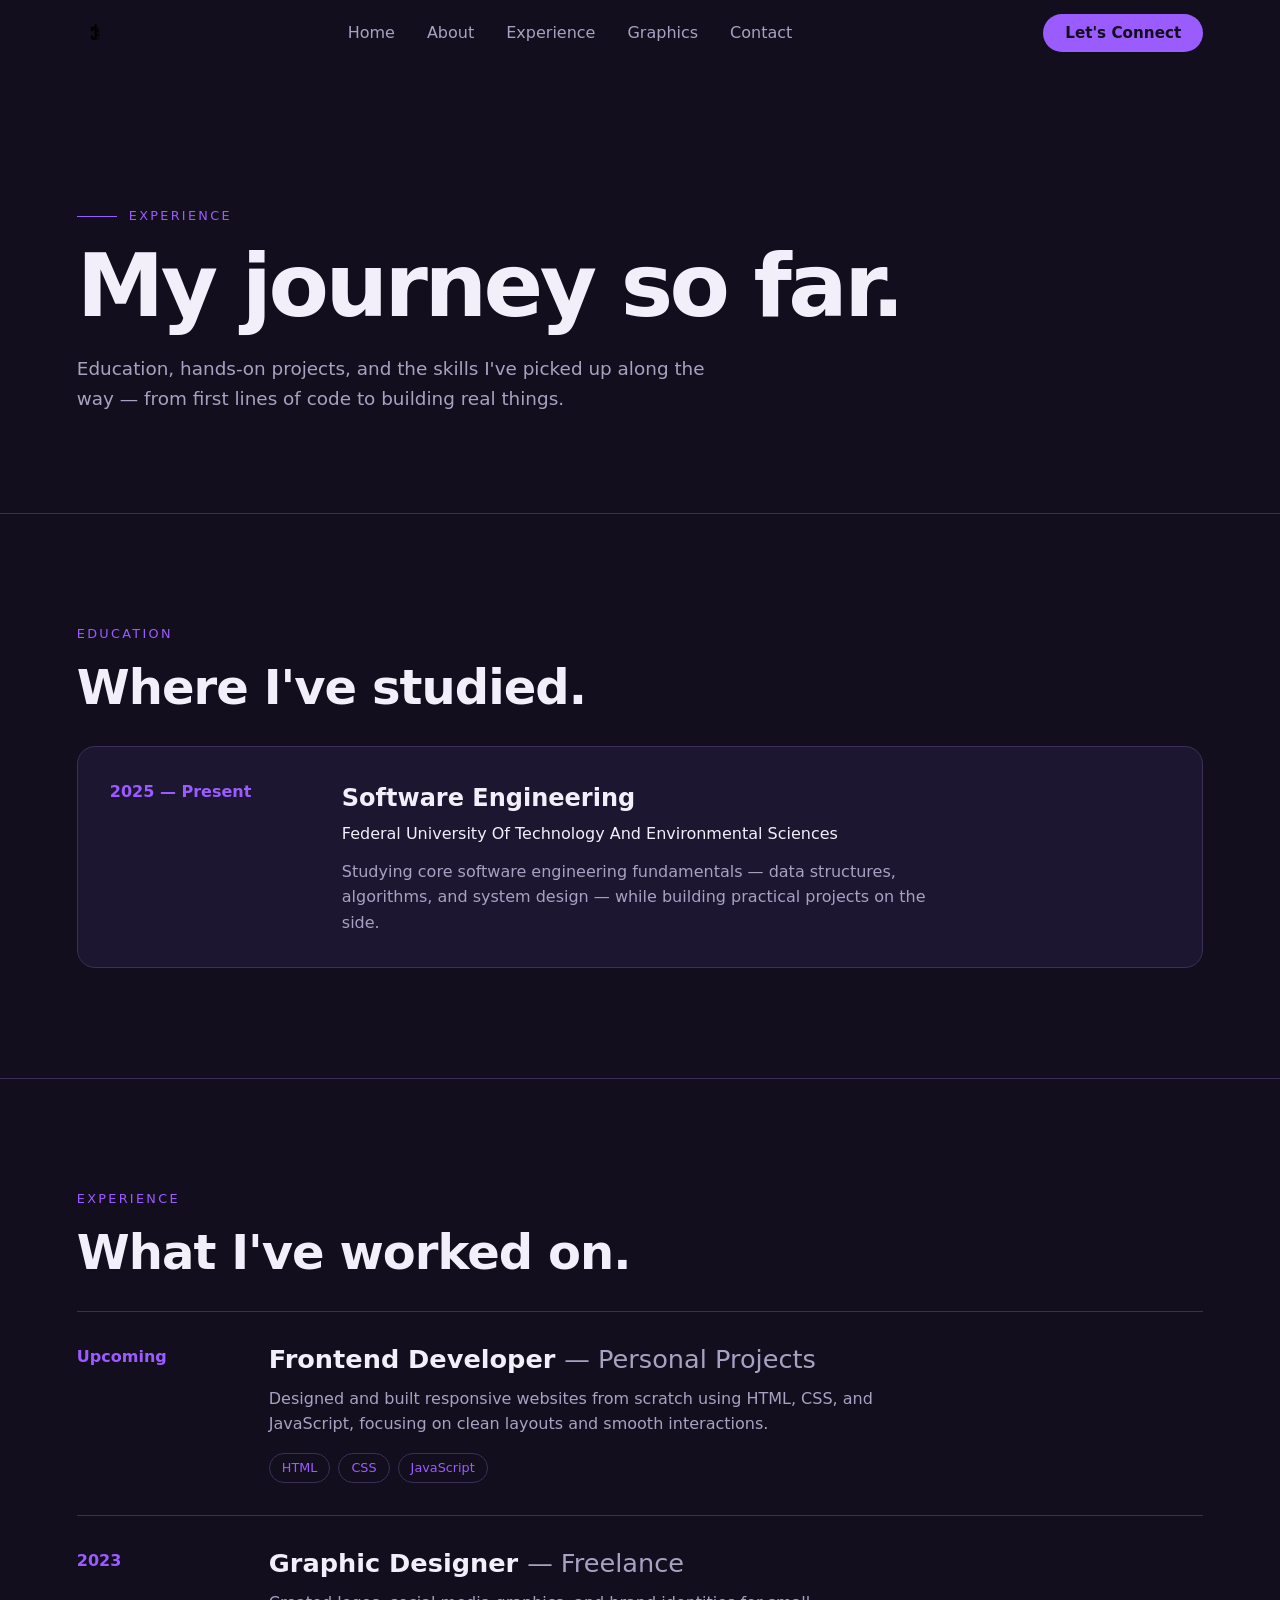
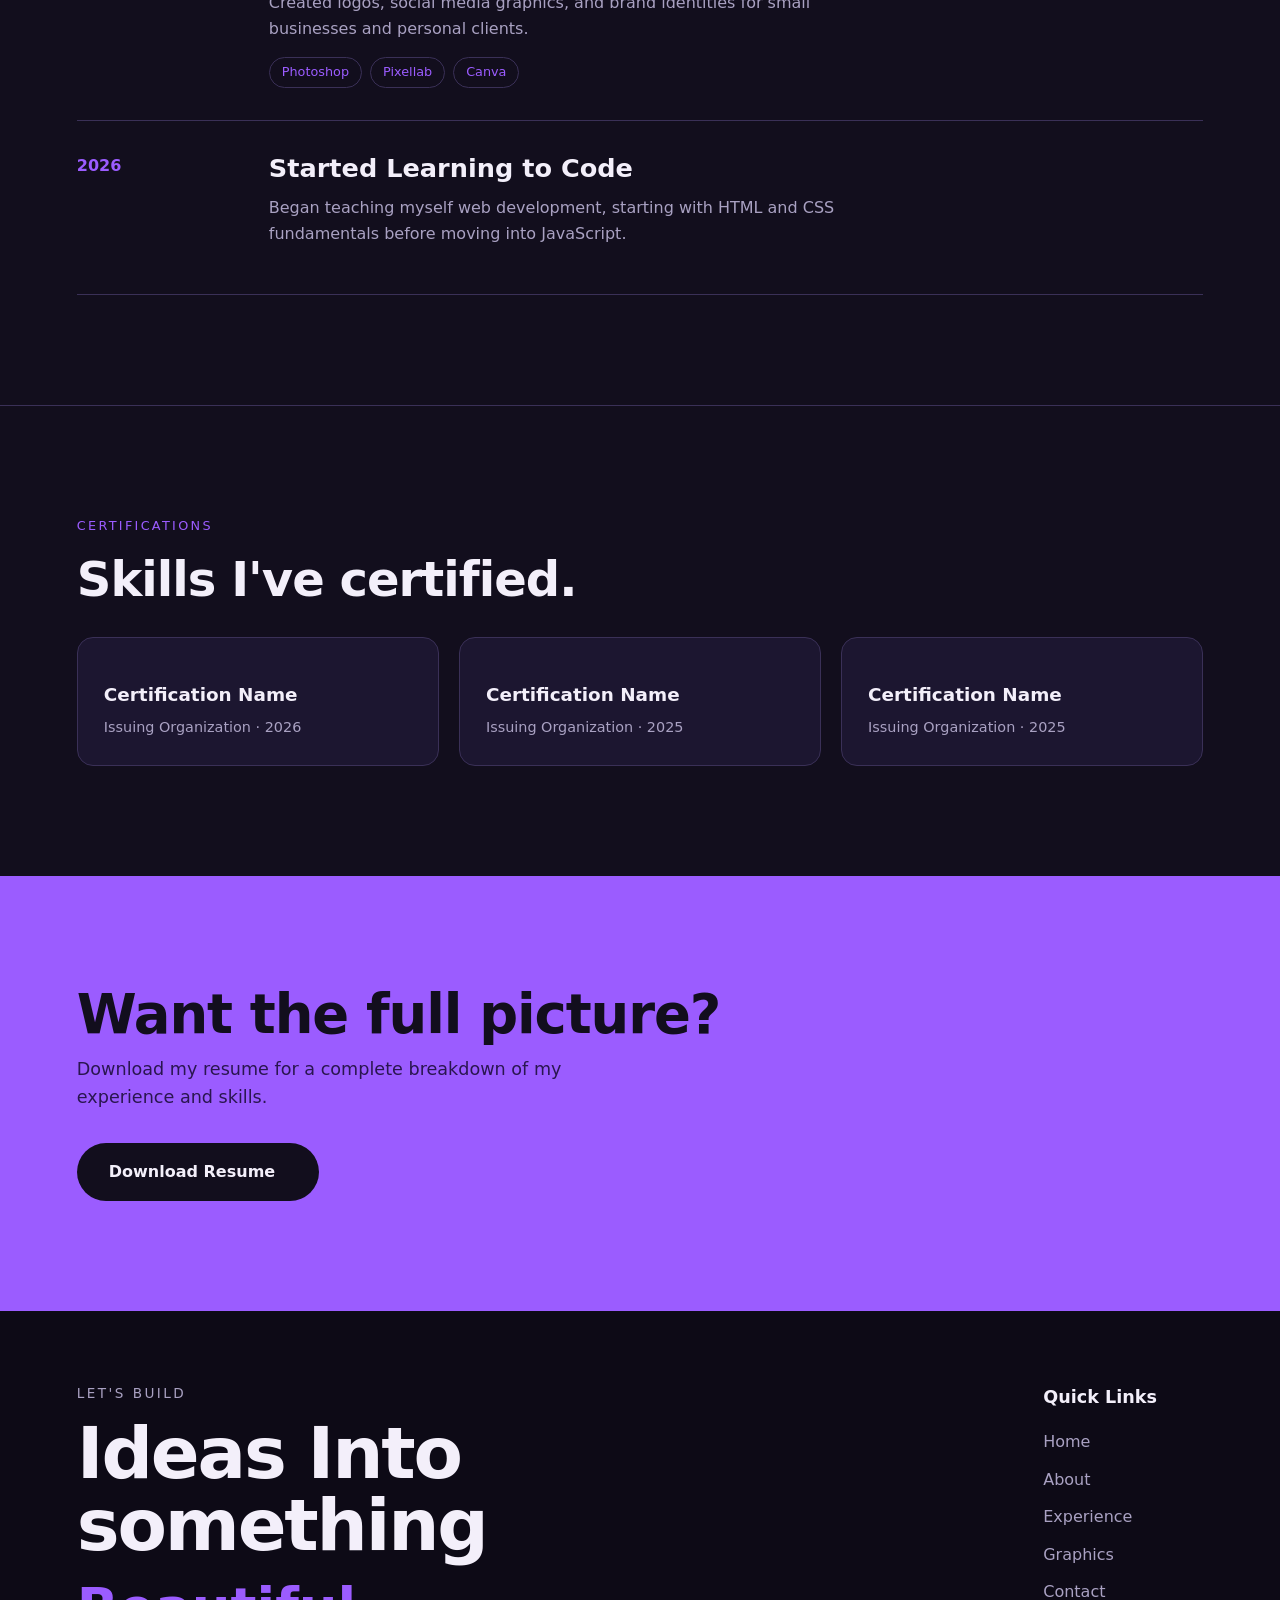
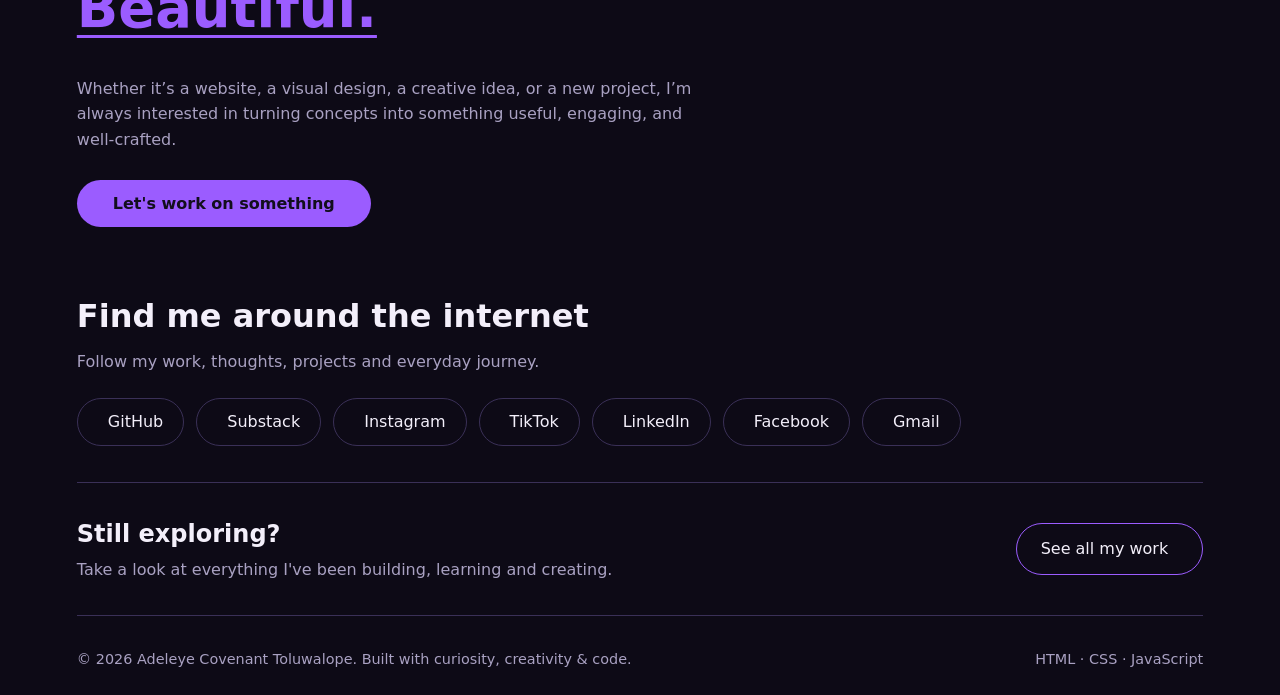
<file: Experience.html>
<!DOCTYPE html>
<html lang="en">
<head>
    <meta charset="UTF-8">
    <meta name="viewport" content="width=, initial-scale=1.0">
    <title>Experience</title>
    <link rel="stylesheet" href="style2.css">
</head>
<body>
      <header>
        <nav class="navigation">
            <div class="logo">
                <a href="index.html"><img src="images\covnify.png" alt="covnify logo"></a>
            </div>
            <div class="menu_bar">
                <div id="home">
                    <a href="index.html">Home</a>
                </div>
                <div id="about">
                    <a href="about.html">About</a>
                </div>
                <div id="experience">
                    <a href="Experience.html">Experience</a>
                </div>
                <div id="graphics">
                    <a href="graphics.html">Graphics</a>
                </div>
                <div id="contact"> 
                    <a href="contact.html">Contact</a>
                </div>
            </div>
            <div class="moon">
                <button class="menu_toggle" id="menuToggle" aria-label="Toggle menu"></button>
                <div><i class="fa-regular fa-moon"></i></div>
                <div class="cont">
                    <a href="contact.html"><button>Let's Connect</button></a>
                </div>
            </div>
        </nav>
    </header>

        <!-- EXPERIENCE HERO -->
    <section class="exp_hero">
        <p class="label"><span class="line"></span> EXPERIENCE</p>
        <h1>My journey so far.</h1>
        <p class="exp_hero_sub">
            Education, hands-on projects, and the skills I've picked up
            along the way — from first lines of code to building real things.
        </p>
    </section>

    <!-- EDUCATION -->
    <section class="edu_section">
        <p class="label">EDUCATION</p>
        <h2>Where I've studied.</h2>

        <div class="edu_card">
            <div class="edu_year">2025 — Present</div>
            <div class="edu_details">
                <h3>Software Engineering</h3>
                <p class="edu_school">Federal University Of Technology And Environmental Sciences</p>
                <p>Studying core software engineering fundamentals — data structures, algorithms, and system design — while building practical projects on the side.</p>
            </div>
        </div>
    </section>

    <!-- WORK / PROJECT EXPERIENCE -->
    <section class="work_exp_section">
        <p class="label">EXPERIENCE</p>
        <h2>What I've worked on.</h2>

        <div class="exp_timeline">
            <div class="exp_item">
                <div class="exp_date">Upcoming</div>
                <div class="exp_content">
                    <h3>Frontend Developer <span>— Personal Projects</span></h3>
                    <p>Designed and built responsive websites from scratch using HTML, CSS, and JavaScript, focusing on clean layouts and smooth interactions.</p>
                    <div class="tech_tags">
                        <span>HTML</span>
                        <span>CSS</span>
                        <span>JavaScript</span>
                    </div>
                </div>
            </div>

            <div class="exp_item">
                <div class="exp_date">2023</div>
                <div class="exp_content">
                    <h3>Graphic Designer <span>— Freelance</span></h3>
                    <p>Created logos, social media graphics, and brand identities for small businesses and personal clients.</p>
                    <div class="tech_tags">
                        <span>Photoshop</span>
                        <span>Pixellab</span>
                        <span>Canva</span>
                    </div>
                </div>
            </div>

            <div class="exp_item">
                <div class="exp_date">2026</div>
                <div class="exp_content">
                    <h3>Started Learning to Code</h3>
                    <p>Began teaching myself web development, starting with HTML and CSS fundamentals before moving into JavaScript.</p>
                </div>
            </div>
        </div>
    </section>

    <!-- CERTIFICATIONS -->
    <section class="cert_section">
        <p class="label">CERTIFICATIONS</p>
        <h2>Skills I've certified.</h2>

        <div class="cert_grid">
            <div class="cert_card">
                <i class="fa-solid fa-certificate"></i>
                <h3>Certification Name</h3>
                <p class="cert_issuer">Issuing Organization · 2026</p>
            </div>
            <div class="cert_card">
                <i class="fa-solid fa-certificate"></i>
                <h3>Certification Name</h3>
                <p class="cert_issuer">Issuing Organization · 2025</p>
            </div>
            <div class="cert_card">
                <i class="fa-solid fa-certificate"></i>
                <h3>Certification Name</h3>
                <p class="cert_issuer">Issuing Organization · 2025</p>
            </div>
        </div>
    </section>

    <!-- RESUME CTA -->
    <section class="resume_cta">
        <h2>Want the full picture?</h2>
        <p>Download my resume for a complete breakdown of my experience and skills.</p>
        <a href="resume.pdf" class="cta_btn" download>Download Resume <i class="fa-solid fa-download"></i></a>
    </section>

    <!-- reuse your existing footer from home.html here -->


     <footer>
        <div>
        <div class="text">
            <p class="tag">LET'S BUILD </p>
            <h1>Ideas Into</h1>
            <h1>something</h1>
            <h2><u>Beautiful.</u></h2>
            <p>Whether it’s a website, a visual design,
                 a creative idea, or a new project, 
                 I’m always interested in turning concepts 
                 into something useful, engaging, and well-crafted.</p>
            <a target="_blank" class="mail" href="mailto:covnifygraphics@gmail.com"><button><i class="fa-solid fa-envelope"></i>  Let's work on something <i class="fa-solid fa-circle-arrow-right"></i></button></a>
        </div>
        <div class="q_links">
                    <h3>Quick Links</h3>
                    <a href="index.html">Home</a>
                    <a href="about.html">About</a>
                    <a href="Experience.html">Experience</a>
                    <a href="graphics.html">Graphics</a>
                    <a href="contact.html">Contact</a>
        </div>
        </div>

        <div class="social_med">
        <h2>Find me around the internet</h2>
        <p>Follow my work, thoughts, projects and everyday journey.</p>
        </div>
        <div class="social_links">
            <a href="https://github.com/covnify-spec" target="_blank">
                <i class="fa-brands fa-github"></i> GitHub
            </a>
            <a href="https://substack.com/@covenantadeleye" target="_blank">
                <i class="fa-solid fa-book"></i> Substack
            </a>
            <a href="https://instagram.com/covn_ify_graphics" target="_blank">
                <i class="fa-brands fa-instagram"></i> Instagram
            </a>
            <a href="https://tiktok.com/@covnify_graphics" target="_blank">
                <i class="fa-brands fa-tiktok"></i> TikTok
            </a>
            <a href="https://linkedin.com/in/covenant-adeleye" target="_blank">
                <i class="fa-brands fa-linkedin-in"></i> LinkedIn
            </a>
            <a href="https://facebook.com/covnifygraphics" target="_blank">
                <i class="fa-brands fa-facebook-f"></i> Facebook
            </a>
            <a href="mailto:covnifygraphics@gmail.com">
                <i class="fa-solid fa-envelope"></i> Gmail
            </a>
        </div>

        <hr>

        <div class="explore_row">
            <div>
                <h2>Still exploring?</h2>
                <p>Take a look at everything I've been building, learning and creating.</p>
            </div>
            <a href="graphics.html" class="explore_btn" target="_blank">
                See all my work <i class="fa-solid fa-arrow-up-right-from-square"></i>
            </a>
        </div>
    </div>

     <hr>

     <div class="last_part">
        <p>© 2026 Adeleye Covenant Toluwalope. Built with curiosity, creativity & code.</p>
        <p>HTML · CSS · JavaScript</p>
     </div>
    </footer>
</body>
</html>
</file>
<file: style2.css>
/* =====================================================
   COVENANT ADELEYE - HOME PAGE
   Sections: 1 Base | 2 Nav | 3 Hero | 4 About | 5 What I do
             6 Work | 7 Statements | 8 Contact | 9 Footer
   ===================================================== */

/* ---------- 1. BASE ---------- */
:root {
  --ink: #120e1d;          /* page background */
  --panel: #1c1630;        /* cards */
  --line: #3a3057;         /* borders and dividers */
  --text: #f3effa;         /* main text */
  --muted: #a9a1c2;        /* secondary text */
  --violet: #9b5cff;       /* the one accent colour */
  --violet-deep: #5b2bc4;  /* glow and hard shadow */

  /* side padding: 6% on small screens, centres content at 1200px on big ones */
  --gutter: max(6%, calc((100% - 1200px) / 2));
}

* {
  box-sizing: border-box;
}

html {
  scroll-behavior: smooth;
}

body {
  margin: 0;
  background: var(--ink);
  color: var(--text);
  font-family: "Space Grotesk", system-ui, sans-serif;
  line-height: 1.6;
}

img {
  max-width: 100%;
  display: block;
}

a {
  color: inherit;
}

button {
  font-family: inherit;
  cursor: pointer;
}

a:focus-visible,
button:focus-visible {
  outline: 2px solid var(--violet);
  outline-offset: 3px;
}

/* shared small heading label (ABOUT, WHAT I DO, ...) */
.label {
  display: flex;
  align-items: center;
  gap: 12px;
  margin: 0 0 16px;
  font-size: 0.8rem;
  font-weight: 500;
  letter-spacing: 0.18em;
  color: var(--violet);
}

.label .line {
  display: inline-block;
  width: 40px;
  height: 1px;
  background: currentColor;
}

/* shared section spacing and big headings */
.second_section,
.third_section,
.four_section,
.fifth_section,
.sixth_section {
  padding: clamp(64px, 10vw, 120px) var(--gutter);
}

.second_section h1,
.third_section h1,
.four_section h1,
.sixth_section h1 {
  margin: 0 0 32px;
  font-size: clamp(2rem, 5vw, 3.6rem);
  line-height: 1.05;
  letter-spacing: -0.02em;
}

/* ---------- 2. NAV ---------- */
.nav_bar {
  position: sticky;
  top: 0;
  z-index: 50;
  background: rgba(18, 14, 29, 0.85);
  backdrop-filter: blur(12px);
  border-bottom: 1px solid var(--line);
}

.navigation {
  position: relative;
  display: flex;
  align-items: center;
  gap: 24px;
  padding: 14px var(--gutter);
}

.logo img {
  height: 38px;
  width: auto;
}

.menu_bar {
  display: flex;
  gap: 32px;
  margin-inline: auto;
}

.menu_bar a {
  text-decoration: none;
  color: var(--muted);
  transition: color 0.2s;
}

.menu_bar a:hover {
  color: var(--text);
}

.moon {
  display: flex;
  align-items: center;
  gap: 18px;
}

.moon .fa-moon {
  color: var(--muted);
  font-size: 1.1rem;
}

.cont a {
  text-decoration: none;
}

.cont button {
  padding: 10px 22px;
  border: none;
  border-radius: 999px;
  background: var(--violet);
  color: var(--ink);
  font-size: 0.95rem;
  font-weight: 600;
  transition: background 0.2s;
}

.cont button:hover {
  background: var(--text);
}

/* hamburger: hidden on desktop */
.menu_toggle {
  display: none;
  padding: 6px;
  border: none;
  background: none;
  color: var(--text);
  font-size: 1.5rem;
}

/* ---------- 3. HERO ---------- */
.Hero_section {
  display: grid;
  grid-template-columns: minmax(0, 1.25fr) minmax(0, 1fr);
  gap: 56px;
  align-items: center;
  min-height: calc(100svh - 70px);
  padding: 60px var(--gutter);
}

.Hero_section .text h1,
.Hero_section .text h2 {
  margin: 0;
  font-size: clamp(3.2rem, 9vw, 7.5rem);
  line-height: 0.92;
  letter-spacing: -0.04em;
  overflow-wrap: anywhere;
}

/* first name solid, second name outlined */
.Hero_section .text h2 {
  margin-bottom: 28px;
  color: transparent;
  -webkit-text-stroke: 2px var(--violet);
}

.Hero_section .text > p:first-of-type {
  margin: 0;
  font-size: 1.1rem;
  color: var(--muted);
}

.Hero_section .text strong {
  color: var(--violet);
}

.Hero_section .text h3 {
  margin: 36px 0 4px;
  font-size: clamp(1.4rem, 3vw, 2rem);
  line-height: 1.2;
}

.Hero_section .text h4 {
  margin: 0 0 24px;
  font-size: 1.1rem;
  font-weight: 400;
  color: var(--muted);
}

.Hero_section .text > p:last-of-type {
  max-width: 52ch;
  margin: 0;
  color: var(--muted);
}

.hero_image img {
  width: 100%;
  aspect-ratio: 4 / 5;
  object-fit: cover;
  border-radius: 24px;
  border: 1px solid var(--line);
  box-shadow: 14px 14px 0 var(--violet-deep);
}

/* ---------- 4. ABOUT ---------- */
.second_section {
  position: relative;
  overflow: hidden;
  border-top: 1px solid var(--line);
}

.bg_blur {
  position: absolute;
  top: -120px;
  right: -80px;
  width: 420px;
  height: 420px;
  border-radius: 50%;
  background: var(--violet-deep);
  filter: blur(110px);
  opacity: 0.4;
  pointer-events: none;
}

.about_content {
  position: relative;      /* sits above the glow */
  z-index: 1;
  max-width: 760px;
}

.about_content > p:not(.label) {
  margin: 0 0 20px;
  font-size: 1.08rem;
  color: var(--muted);
}

blockquote {
  margin: 36px 0;
  padding-left: 24px;
  border-left: 3px solid var(--violet);
  font-size: clamp(1.2rem, 2.5vw, 1.6rem);
  font-weight: 500;
  line-height: 1.35;
  color: var(--text);
}

.more_link {
  display: inline-flex;
  align-items: center;
  gap: 10px;
  color: var(--violet);
  font-weight: 600;
  text-decoration: none;
  transition: gap 0.2s;
}

.more_link:hover {
  gap: 16px;
}

/* ---------- 5. WHAT I DO ---------- */
.third_section {
  border-top: 1px solid var(--line);
}

.whatido_row {
  display: grid;
  grid-template-columns: minmax(0, 1fr) minmax(0, 1.3fr);
  gap: 24px;
  align-items: baseline;
  padding: 32px 0;
}

.whatido_row h2 {
  margin: 0;
  font-size: clamp(1.6rem, 3vw, 2.2rem);
  transition: color 0.2s;
}

.whatido_row:hover h2 {
  color: var(--violet);
}

.whatido_row h2 span {
  margin-right: 16px;
  font-size: 0.9rem;
  font-weight: 500;
  color: var(--violet);
}

.whatido_row p {
  margin: 0;
  max-width: 55ch;
  color: var(--muted);
}

.whatido_list hr {
  margin: 0;
  border: none;
  border-top: 1px solid var(--line);
}

/* ---------- 6. SELECTED WORK ---------- */
.four_section {
  border-top: 1px solid var(--line);
}

.work_grid {
  display: grid;
  grid-template-columns: repeat(auto-fit, minmax(280px, 1fr));
  gap: 28px;
}

.work_card {
  padding: 22px;
  background: var(--panel);
  border: 1px solid var(--line);
  border-radius: 18px;
  transition: border-color 0.2s;
}

.work_card:hover {
  border-color: var(--violet);
}

.work_num {
  display: block;
  margin-bottom: 12px;
  font-size: 0.85rem;
  color: var(--muted);
}

.browser_frame {
  overflow: hidden;
  margin-bottom: 20px;
  background: var(--ink);
  border: 1px solid var(--line);
  border-radius: 10px;
}

.browser_bar {
  display: flex;
  gap: 6px;
  padding: 10px 12px;
  background: #251d3d;
  border-bottom: 1px solid var(--line);
}

.browser_bar span {
  width: 9px;
  height: 9px;
  border-radius: 50%;
  background: var(--line);
}

.browser_frame img {
  width: 100%;
  aspect-ratio: 16 / 10;
  object-fit: cover;
}

.work_card h3 {
  margin: 0 0 8px;
  font-size: 1.35rem;
}

.work_card p {
  margin: 0 0 18px;
  font-size: 0.95rem;
  color: var(--muted);
}

.tech_tags {
  display: flex;
  flex-wrap: wrap;
  gap: 8px;
}

.tech_tags span {
  padding: 4px 12px;
  border: 1px solid var(--line);
  border-radius: 999px;
  font-size: 0.8rem;
  color: var(--violet);
}

.work_more {
  margin-top: 48px;
  text-align: center;
}

.work_more a {
  text-decoration: none;
}

.work_more button {
  padding: 14px 30px;
  border: 1px solid var(--violet);
  border-radius: 999px;
  background: transparent;
  color: var(--text);
  font-size: 1rem;
  font-weight: 500;
  transition: background 0.2s, color 0.2s;
}

.work_more button:hover {
  background: var(--violet);
  color: var(--ink);
}

/* ---------- 7. STATEMENTS (staircase) ---------- */
.fifth_section {
  border-top: 1px solid var(--line);
}

.fifth_section p {
  margin: 0 0 0.35em;
  font-size: clamp(1.7rem, 5.2vw, 4rem);
  font-weight: 600;
  line-height: 1.1;
  letter-spacing: -0.02em;
  color: #6f6690;
}

.fifth_section p span {
  color: var(--text);
}

.fifth_section .line2 { margin-left: 8%; }
.fifth_section .line3 { margin-left: 16%; }
.fifth_section .line4 { margin-left: 24%; }

/* ---------- 8. CONTACT BAND ---------- */
.sixth_section {
  background: var(--violet);
  color: var(--ink);
}

.sixth_section .label {
  color: var(--ink);
}

.sixth_section h1 {
  max-width: 14em;
}

.sixth_section .sub {
  max-width: 50ch;
  margin: 0 0 36px;
  font-size: 1.1rem;
  color: #2a1650;
}

.cta_btn {
  display: inline-flex;
  align-items: center;
  gap: 12px;
  padding: 16px 32px;
  border-radius: 999px;
  background: var(--ink);
  color: var(--text);
  font-weight: 600;
  text-decoration: none;
  transition: gap 0.2s, background 0.2s;
}

.cta_btn:hover {
  gap: 18px;
  background: #2a1650;
}

/* ---------- 9. FOOTER ---------- */
footer {
  padding: 72px var(--gutter) 24px;
  background: #0d0a16;
}

/* row with the big text on the left and quick links on the right */
footer > div:first-of-type {
  display: flex;
  justify-content: space-between;
  align-items: flex-start;
  gap: 40px;
}

footer .text {
  max-width: 620px;
}

footer .text .tag {
  margin: 0 0 12px;
  font-size: 0.85rem;
  letter-spacing: 0.18em;
  color: var(--muted);
}

footer .text h1 {
  margin: 0;
  font-size: clamp(2.4rem, 6vw, 4.5rem);
  line-height: 1;
  letter-spacing: -0.03em;
}

footer .text h2 {
  margin: 4px 0 24px;
  font-size: clamp(2rem, 5vw, 3.4rem);
  color: var(--violet);
}

footer .text h2 u {
  text-decoration-thickness: 3px;
  text-underline-offset: 8px;
}

footer .text p:not(.tag) {
  margin: 0 0 28px;
  color: var(--muted);
}

.mail {
  text-decoration: none;
}

.mail button {
  display: inline-flex;
  align-items: center;
  gap: 10px;
  padding: 14px 26px;
  border: none;
  border-radius: 999px;
  background: var(--violet);
  color: var(--ink);
  font-size: 1rem;
  font-weight: 600;
  transition: background 0.2s;
}

.mail button:hover {
  background: var(--text);
}

.q_links {
  display: flex;
  flex-direction: column;
  gap: 12px;
  min-width: 160px;
}

.q_links h3 {
  margin: 0 0 6px;
  font-size: 1.1rem;
}

.q_links a {
  color: var(--muted);
  text-decoration: none;
  transition: color 0.2s;
}

.q_links a:hover {
  color: var(--violet);
}

.social_med {
  margin-top: 64px;
}

.social_med h2 {
  margin: 0 0 6px;
  font-size: clamp(1.5rem, 3vw, 2rem);
}

.social_med p {
  margin: 0;
  color: var(--muted);
}

.social_links {
  display: flex;
  flex-wrap: wrap;
  gap: 12px;
  margin: 24px 0 36px;
}

.social_card {
  display: inline-flex;
  align-items: center;
  gap: 10px;
  padding: 10px 20px;
  border: 1px solid var(--line);
  border-radius: 999px;
  color: var(--text);
  text-decoration: none;
  transition: border-color 0.2s, color 0.2s;
}

.social_card:hover {
  border-color: var(--violet);
  color: var(--violet);
}

footer hr {
  margin: 32px 0;
  border: none;
  border-top: 1px solid var(--line);
}

.explore_row {
  display: flex;
  justify-content: space-between;
  align-items: center;
  gap: 24px;
}

.explore_row h2 {
  margin: 0 0 4px;
  font-size: 1.5rem;
}

.explore_row p {
  margin: 0;
  color: var(--muted);
}

.explore_btn {
  display: inline-flex;
  align-items: center;
  gap: 10px;
  padding: 12px 24px;
  border: 1px solid var(--violet);
  border-radius: 999px;
  color: var(--text);
  text-decoration: none;
  white-space: nowrap;
  transition: background 0.2s, color 0.2s;
}

.explore_btn:hover {
  background: var(--violet);
  color: var(--ink);
}

.last_part {
  display: flex;
  justify-content: space-between;
  gap: 12px;
  font-size: 0.9rem;
  color: var(--muted);
}

.last_part p {
  margin: 0;
}

/* =====================================================
   RESPONSIVE
   ===================================================== */

/* ---------- Tablet and below ---------- */
@media (max-width: 900px) {
  /* nav becomes hamburger */
  .menu_toggle {
    display: block;
    margin-left: auto;
  }

  .menu_bar {
    display: none;
    position: absolute;
    top: 100%;
    left: 0;
    width: 100%;
    flex-direction: column;
    gap: 0;
    margin: 0;
    background: var(--ink);
    border-bottom: 1px solid var(--line);
  }

  .menu_bar.active {
    display: flex;
  }

  .menu_bar div {
    border-top: 1px solid var(--line);
  }

  .menu_bar a {
    display: block;
    padding: 16px var(--gutter);
  }

  /* hero stacks */
  .Hero_section {
    grid-template-columns: minmax(0, 1fr);
    gap: 48px;
    min-height: 0;
    padding-top: 48px;
  }

  .hero_image {
    max-width: 420px;
  }

  /* statements lose the staircase */
  .fifth_section .line2,
  .fifth_section .line3,
  .fifth_section .line4 {
    margin-left: 0;
  }

  /* footer stacks */
  footer > div:first-of-type,
  .explore_row,
  .last_part {
    flex-direction: column;
    align-items: flex-start;
  }
}

/* ---------- Phone ---------- */
@media (max-width: 600px) {
  .cont {
    display: none;
  }

  .whatido_row {
    grid-template-columns: minmax(0, 1fr);
    gap: 8px;
    padding: 24px 0;
  }

  .hero_image img {
    box-shadow: 8px 8px 0 var(--violet-deep);
  }

  .mail,
  .mail button,
  .explore_btn,
  .cta_btn {
    width: 100%;
    justify-content: center;
  }

  .social_card {
    flex: 1 1 calc(50% - 12px);
    justify-content: center;
  }

  footer {
    padding-top: 56px;
  }
}

/* respect people who turn animations off */
@media (prefers-reduced-motion: reduce) {
  * {
    transition: none !important;
    scroll-behavior: auto !important;
  }
}






/* =====================================================
   INNER PAGES - paste this BELOW everything in style.css
   Sections: A Shared | B Graphics | C Experience
             D Contact | E About | F Responsive
   Uses the same :root colours as the home page.
   ===================================================== */

/* ---------- A. SHARED BY ALL INNER PAGES ---------- */

/* page intro (top of every inner page) */
.graphics_section,
.exp_hero,
.contact_hero,
.about_hero {
  padding: clamp(72px, 12vw, 140px) var(--gutter) clamp(48px, 8vw, 80px);
}

.graphics_section h1,
.exp_hero h1,
.contact_hero h1,
.about_hero h1 {
  margin: 0 0 24px;
  font-size: clamp(2.4rem, 7vw, 5.5rem);
  line-height: 1;
  letter-spacing: -0.04em;
}

.intro,
.exp_hero_sub,
.contact_hero_sub,
.about_hero_sub {
  max-width: 54ch;
  margin: 0;
  font-size: 1.15rem;
  color: var(--muted);
}

/* regular content sections */
.edu_section,
.work_exp_section,
.cert_section,
.contact_main,
.story_section,
.skills_section,
.timeline_section {
  padding: clamp(56px, 9vw, 110px) var(--gutter);
  border-top: 1px solid var(--line);
}

/* section headings (h2) */
.edu_section h2,
.work_exp_section h2,
.cert_section h2,
.story_text h2,
.skills_section h2,
.timeline_section h2,
.contact_info h2 {
  margin: 0 0 32px;
  font-size: clamp(1.8rem, 4vw, 3rem);
  line-height: 1.1;
  letter-spacing: -0.02em;
}

/* violet closing band (resume + about pages) */
.resume_cta,
.about_cta {
  padding: clamp(64px, 10vw, 110px) var(--gutter);
  background: var(--violet);
  color: var(--ink);
}

.resume_cta h2,
.about_cta h2 {
  margin: 0 0 12px;
  font-size: clamp(2rem, 5vw, 3.4rem);
  line-height: 1.05;
  letter-spacing: -0.02em;
}

.resume_cta p,
.about_cta p {
  max-width: 50ch;
  margin: 0 0 32px;
  font-size: 1.1rem;
  color: #2a1650;
}

/* old footers use plain links in .social_links, so style them like cards */
.social_links a {
  display: inline-flex;
  align-items: center;
  gap: 10px;
  padding: 10px 20px;
  border: 1px solid var(--line);
  border-radius: 999px;
  color: var(--text);
  text-decoration: none;
  transition: border-color 0.2s, color 0.2s;
}

.social_links a:hover {
  border-color: var(--violet);
  color: var(--violet);
}

/* ---------- B. GRAPHICS PAGE ---------- */
.graphics_section {
  padding-bottom: clamp(64px, 10vw, 120px);
}

.intro {
  margin-bottom: 56px;
}

.graphics_grid {
  display: grid;
  grid-template-columns: repeat(auto-fill, minmax(280px, 1fr));
  gap: 20px;
}

.graphics_card {
  position: relative;
  overflow: hidden;
  aspect-ratio: 1 / 1;
  background: var(--panel);
  border: 1px solid var(--line);
  border-radius: 16px;
}

.graphics_card img {
  width: 100%;
  height: 100%;
  object-fit: cover;
  transition: transform 0.5s;
}

.graphics_card:hover img {
  transform: scale(1.05);
}

/* title bar at the bottom of each card (always visible, so it works on phones) */
.overlay {
  position: absolute;
  inset: auto 0 0 0;
  padding: 48px 22px 20px;
  background: linear-gradient(to top, rgba(18, 14, 29, 0.95), rgba(18, 14, 29, 0));
}

.overlay h3 {
  margin: 0;
  font-size: 1.2rem;
}

.overlay p {
  margin: 2px 0 0;
  font-size: 0.9rem;
  color: var(--violet);
}

/* ---------- C. EXPERIENCE PAGE ---------- */
.exp_hero {
  padding-bottom: clamp(56px, 9vw, 100px);
}

/* education card */
.edu_card {
  display: grid;
  grid-template-columns: 200px minmax(0, 1fr);
  gap: 32px;
  padding: 32px;
  background: var(--panel);
  border: 1px solid var(--line);
  border-radius: 18px;
}

.edu_year {
  font-weight: 600;
  color: var(--violet);
}

.edu_details h3 {
  margin: 0 0 4px;
  font-size: 1.5rem;
}

.edu_details p {
  margin: 0;
  max-width: 60ch;
  color: var(--muted);
}

.edu_details .edu_school {
  margin-bottom: 12px;
  font-weight: 500;
  color: var(--text);
}

/* experience timeline (date on the left, details on the right) */
.exp_item {
  display: grid;
  grid-template-columns: 160px minmax(0, 1fr);
  gap: 32px;
  padding: 32px 0;
  border-top: 1px solid var(--line);
}

.exp_item:last-child {
  border-bottom: 1px solid var(--line);
}

.exp_date {
  font-weight: 600;
  color: var(--violet);
}

.exp_content h3 {
  margin: 0 0 10px;
  font-size: clamp(1.25rem, 2.5vw, 1.6rem);
  line-height: 1.25;
}

.exp_content h3 span {
  font-weight: 400;
  color: var(--muted);
}

.exp_content p {
  max-width: 60ch;
  margin: 0 0 16px;
  color: var(--muted);
}

.exp_content .tech_tags {
  margin-top: 4px;
}

/* certifications */
.cert_grid {
  display: grid;
  grid-template-columns: repeat(auto-fit, minmax(240px, 1fr));
  gap: 20px;
}

.cert_card {
  padding: 26px;
  background: var(--panel);
  border: 1px solid var(--line);
  border-radius: 16px;
  transition: border-color 0.2s;
}

.cert_card:hover {
  border-color: var(--violet);
}

.cert_card i {
  display: block;
  margin-bottom: 16px;
  font-size: 1.6rem;
  color: var(--violet);
}

.cert_card h3 {
  margin: 0 0 6px;
  font-size: 1.15rem;
}

.cert_issuer {
  margin: 0;
  font-size: 0.9rem;
  color: var(--muted);
}

/* ---------- D. CONTACT PAGE ---------- */
.contact_hero {
  padding-bottom: clamp(56px, 9vw, 100px);
}

.contact_main {
  display: grid;
  grid-template-columns: minmax(0, 1fr) minmax(0, 1.2fr);
  gap: clamp(40px, 7vw, 88px);
  align-items: start;
}

.contact_info h2 {
  margin-bottom: 12px;
}

.contact_info > p {
  max-width: 44ch;
  margin: 0 0 28px;
  color: var(--muted);
}

.info_item {
  display: flex;
  align-items: flex-start;
  gap: 16px;
  padding: 20px 0;
  border-top: 1px solid var(--line);
}

.info_item i {
  display: grid;
  place-items: center;
  flex: none;
  width: 44px;
  height: 44px;
  border: 1px solid var(--line);
  border-radius: 50%;
  color: var(--violet);
}

.info_item h4 {
  margin: 0 0 2px;
  font-size: 0.9rem;
  font-weight: 500;
  color: var(--muted);
}

.info_item p,
.info_item a {
  margin: 0;
  color: var(--text);
  text-decoration: none;
  overflow-wrap: anywhere;
}

.info_item a:hover {
  color: var(--violet);
}

.contact_socials {
  display: flex;
  gap: 12px;
  padding-top: 28px;
  border-top: 1px solid var(--line);
}

.contact_socials a {
  display: grid;
  place-items: center;
  width: 46px;
  height: 46px;
  border: 1px solid var(--line);
  border-radius: 50%;
  color: var(--text);
  text-decoration: none;
  transition: border-color 0.2s, color 0.2s;
}

.contact_socials a:hover {
  border-color: var(--violet);
  color: var(--violet);
}

/* the form */
.contact_form_wrap {
  padding: clamp(24px, 4vw, 40px);
  background: var(--panel);
  border: 1px solid var(--line);
  border-radius: 20px;
}

.contact_form {
  display: flex;
  flex-direction: column;
}

.contact_form label {
  margin: 20px 0 6px;
  font-size: 0.9rem;
  color: var(--muted);
}

.contact_form label:first-child {
  margin-top: 0;
}

.contact_form input,
.contact_form textarea {
  width: 100%;
  padding: 14px 16px;
  background: var(--ink);
  border: 1px solid var(--line);
  border-radius: 10px;
  color: var(--text);
  font-family: inherit;
  font-size: 1rem;
  transition: border-color 0.2s;
}

.contact_form textarea {
  resize: vertical;
  min-height: 150px;
}

.contact_form input::placeholder,
.contact_form textarea::placeholder {
  color: #6f6690;
}

.contact_form input:focus,
.contact_form textarea:focus {
  border-color: var(--violet);
  outline: 2px solid var(--violet);
  outline-offset: 2px;
}

#submit {
  display: inline-flex;
  align-items: center;
  justify-content: center;
  gap: 10px;
  margin-top: 28px;
  padding: 15px 30px;
  border: none;
  border-radius: 999px;
  background: var(--violet);
  color: var(--ink);
  font-size: 1rem;
  font-weight: 600;
  transition: background 0.2s;
}

#submit:hover {
  background: var(--text);
}

/* message your JavaScript writes (errors or success) */
#warning {
  min-height: 1.5em;
  margin-top: 14px;
  font-size: 0.95rem;
  color: #ff9aa8;
}

/* ---------- E. ABOUT PAGE ---------- */
.about_hero {
  position: relative;
  overflow: hidden;
}

.about_hero_bg {
  position: absolute;
  top: -140px;
  right: -100px;
  width: 460px;
  height: 460px;
  border-radius: 50%;
  background: var(--violet-deep);
  filter: blur(120px);
  opacity: 0.4;
  pointer-events: none;
}

/* keep the text above the glow */
.about_hero > *:not(.about_hero_bg) {
  position: relative;
  z-index: 1;
}

.story_section {
  display: grid;
  grid-template-columns: minmax(0, 0.9fr) minmax(0, 1.1fr);
  gap: clamp(40px, 7vw, 88px);
  align-items: center;
}

.story_image img {
  width: 100%;
  aspect-ratio: 4 / 5;
  object-fit: cover;
  border-radius: 24px;
  border: 1px solid var(--line);
  box-shadow: 14px 14px 0 var(--violet-deep);
}

.story_text h2 {
  margin-bottom: 24px;
}

.story_text > p:not(.label) {
  max-width: 56ch;
  margin: 0 0 18px;
  font-size: 1.05rem;
  color: var(--muted);
}

/* four quick-fact cards */
.facts_section {
  display: grid;
  grid-template-columns: repeat(auto-fit, minmax(230px, 1fr));
  gap: 20px;
  padding: 0 var(--gutter) clamp(64px, 10vw, 120px);
}

.fact_card {
  padding: 26px;
  background: var(--panel);
  border: 1px solid var(--line);
  border-radius: 16px;
  transition: border-color 0.2s;
}

.fact_card:hover {
  border-color: var(--violet);
}

.fact_card i {
  display: block;
  margin-bottom: 16px;
  font-size: 1.6rem;
  color: var(--violet);
}

.fact_card h3 {
  margin: 0 0 8px;
  font-size: 1.15rem;
}

.fact_card p {
  margin: 0;
  font-size: 0.95rem;
  color: var(--muted);
}

/* skills */
.skills_grid {
  display: grid;
  grid-template-columns: repeat(2, minmax(0, 1fr));
  gap: 40px;
}

.skill_group {
  padding-top: 24px;
  border-top: 1px solid var(--line);
}

.skill_group h3 {
  margin: 0 0 18px;
  font-size: 1.2rem;
}

.skill_tags {
  display: flex;
  flex-wrap: wrap;
  gap: 10px;
}

.skill_tags span {
  padding: 8px 16px;
  border: 1px solid var(--line);
  border-radius: 999px;
  font-size: 0.95rem;
}

/* journey timeline (a real sequence, so it gets a line and dots) */
.timeline {
  max-width: 720px;
  margin-left: 6px;
  padding-left: 32px;
  border-left: 1px solid var(--line);
}

.timeline_item {
  position: relative;
  padding-bottom: 40px;
}

.timeline_item:last-child {
  padding-bottom: 0;
}

.timeline_item .dot {
  position: absolute;
  top: 8px;
  left: -38.5px;           /* centres the dot on the line */
  width: 12px;
  height: 12px;
  border-radius: 50%;
  background: var(--violet);
  box-shadow: 0 0 0 4px var(--ink);
}

.timeline_item h3 {
  margin: 0 0 6px;
  font-size: 1.3rem;
}

.timeline_item p {
  max-width: 52ch;
  margin: 0;
  color: var(--muted);
}

/* ---------- F. RESPONSIVE ---------- */
@media (max-width: 900px) {
  .edu_card,
  .exp_item {
    grid-template-columns: minmax(0, 1fr);
    gap: 8px;
  }

  .edu_card {
    padding: 24px;
  }

  .contact_main,
  .story_section,
  .skills_grid {
    grid-template-columns: minmax(0, 1fr);
  }

  .story_image {
    max-width: 420px;
  }
}

@media (max-width: 600px) {
  .story_image img {
    box-shadow: 8px 8px 0 var(--violet-deep);
  }

  .graphics_grid {
    grid-template-columns: minmax(0, 1fr);
  }

  .social_links a {
    flex: 1 1 calc(50% - 12px);
    justify-content: center;
  }
}
</file>
